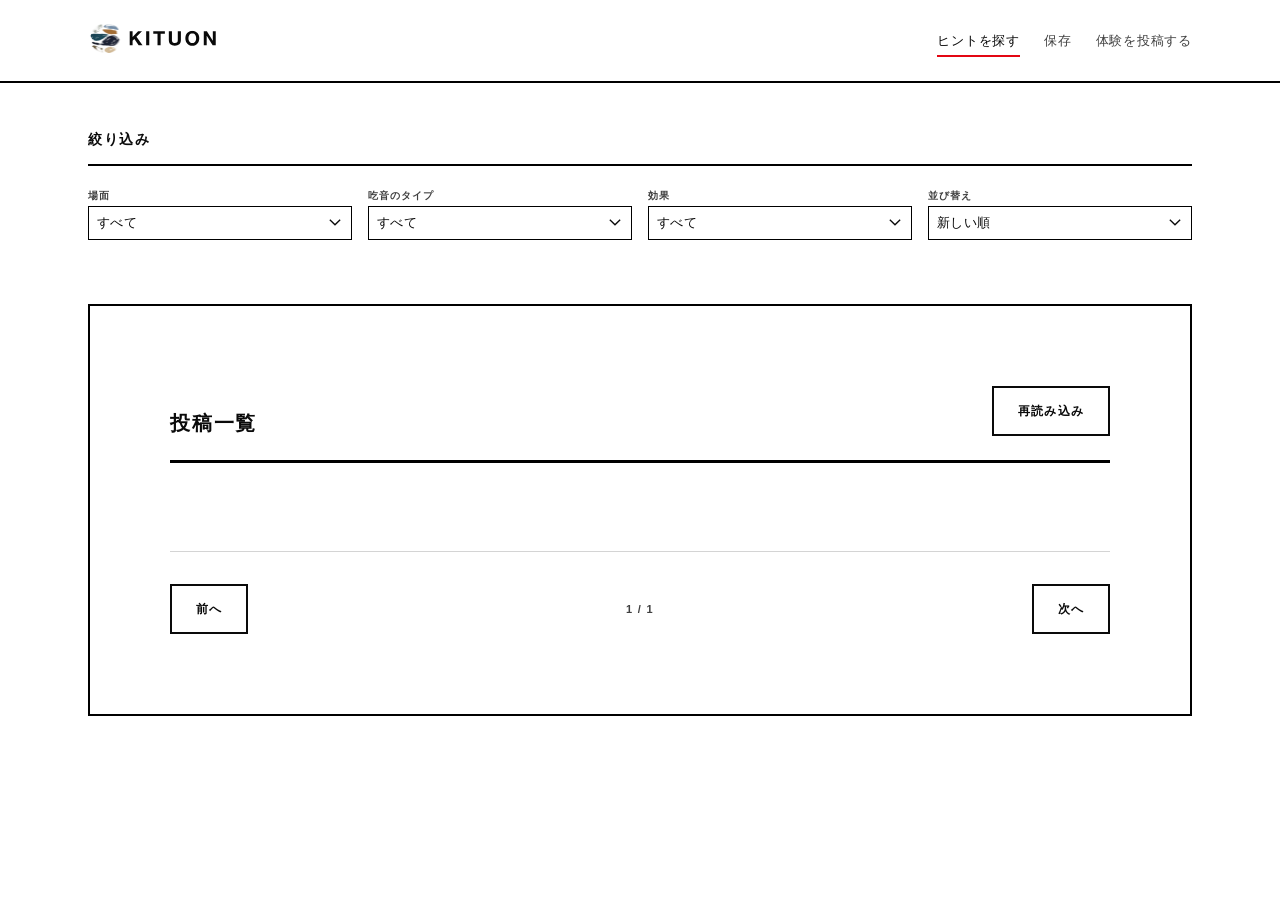
<file: index.html>
<!doctype html>
<html lang="ja">
  <head>
    <meta charset="UTF-8" />
    <meta name="viewport" content="width=device-width, initial-scale=1.0" />
    <meta
      name="google-site-verification"
      content="SnHosxSD9A353iPP-V6j84MQLi_pBpFR--piAEBz0Ek"
    />
    <title>Kituon | 吃音当事者のヒント共有サイト</title>
    <meta name="description" content="吃音（どもり）当事者が「試して効いた方法」を共有するサイト。場面・吃音タイプ・効果で絞り込んで、自分に合ったヒントを探せます。" />
    <meta name="robots" content="index, follow, max-image-preview:large" />
    <meta name="googlebot" content="max-snippet:-1, max-image-preview:large, max-video-preview:-1" />
    <link rel="canonical" href="https://kituon.vercel.app/" />

    <!-- OGP -->
    <meta property="og:type" content="website" />
    <meta property="og:url" content="https://kituon.vercel.app/" />
    <meta property="og:title" content="Kituon | 吃音当事者のヒント共有サイト" />
    <meta property="og:description" content="吃音（どもり）当事者が「試して効いた方法」を共有するサイト。場面・吃音タイプ・効果で絞り込んで、自分に合ったヒントを探せます。" />
    <meta property="og:locale" content="ja_JP" />
    <meta property="og:site_name" content="Kituon" />
    <meta property="og:image" content="https://kituon.vercel.app/ogp.jpg" />
    <meta property="og:image:secure_url" content="https://kituon.vercel.app/ogp.jpg" />
    <meta property="og:image:type" content="image/jpeg" />
    <meta property="og:image:width" content="1200" />
    <meta property="og:image:height" content="630" />
    <meta property="og:image:alt" content="Kituon のOGP画像" />

    <!-- Twitter Card -->
    <meta name="twitter:card" content="summary_large_image" />
    <meta name="twitter:title" content="Kituon | 吃音当事者のヒント共有サイト" />
    <meta name="twitter:description" content="吃音（どもり）当事者が「試して効いた方法」を共有するサイト。場面・吃音タイプ・効果で絞り込んで、自分に合ったヒントを探せます。" />
    <meta name="twitter:image" content="https://kituon.vercel.app/ogp.jpg" />

    <!-- Favicon -->
    <link rel="icon" type="image/svg+xml" href="/favicon.svg" />
    <link rel="apple-touch-icon" href="/apple-touch-icon.png" />

    <!-- Preconnect -->
    <link rel="preconnect" href="https://flmdxstvbfqxidxuczts.supabase.co" />
    <link rel="preconnect" href="https://www.googletagmanager.com" />

    <!-- 構造化データ -->
    <script type="application/ld+json">
    {
      "@context": "https://schema.org",
      "@type": "WebSite",
      "name": "Kituon",
      "url": "https://kituon.vercel.app/",
      "description": "吃音（どもり）当事者が「試して効いた方法」を共有するサイト",
      "inLanguage": "ja",
      "potentialAction": {
        "@type": "SearchAction",
        "target": "https://kituon.vercel.app/"
      }
    }
    </script>

    <link rel="stylesheet" href="./styles.css" />
  </head>
  <body>
    <header class="site-header">
      <div class="container header-inner">
        <h1 class="logo">
          <a class="logo-link" href="./index.html" aria-label="Kituon トップページへ">
            <img class="logo-image" src="./logo.svg" alt="Kituon" />
          </a>
        </h1>
        <nav class="nav">
          <a class="nav-link active" href="./index.html">ヒントを探す</a>
          <a class="nav-link" href="./saved.html">保存</a>
          <a class="nav-link" href="./submit.html">体験を投稿する</a>
        </nav>
      </div>
    </header>

    <main class="container page page--home">
      <section class="card card--filters">
        <h3>絞り込み</h3>
        <div class="filters">
          <label class="field">
            <span>場面</span>
            <select id="filterSituation">
              <option value="">すべて</option>
            </select>
          </label>
          <label class="field">
            <span>吃音のタイプ</span>
            <select id="filterType">
              <option value="">すべて</option>
            </select>
          </label>
          <label class="field">
            <span>効果</span>
            <select id="filterEffect">
              <option value="">すべて</option>
            </select>
          </label>
          <label class="field">
            <span>並び替え</span>
            <select id="sortOrder">
              <option value="newest">新しい順</option>
              <option value="oldest">古い順</option>
              <option value="effect_desc">効果が高い順</option>
            </select>
          </label>
        </div>
      </section>

      <section class="card card--main" id="tips">
        <div class="list-header">
          <h3>投稿一覧</h3>
          <button id="reloadButton" class="button button-secondary" type="button">
            再読み込み
          </button>
        </div>
        <p id="statusMessage" class="status-message" aria-live="polite"></p>
        <div id="tipsList" class="tips-list"></div>
        <div class="pagination">
          <button id="prevPageButton" class="button button-secondary" type="button">
            前へ
          </button>
          <span id="pageInfo" class="page-info">1 / 1</span>
          <button id="nextPageButton" class="button button-secondary" type="button">
            次へ
          </button>
        </div>
      </section>
    </main>

    <script src="./js/config.js"></script>
    <script src="./js/analytics.js"></script>
    <script type="module" src="./js/list.js"></script>
  </body>
</html>
</file>
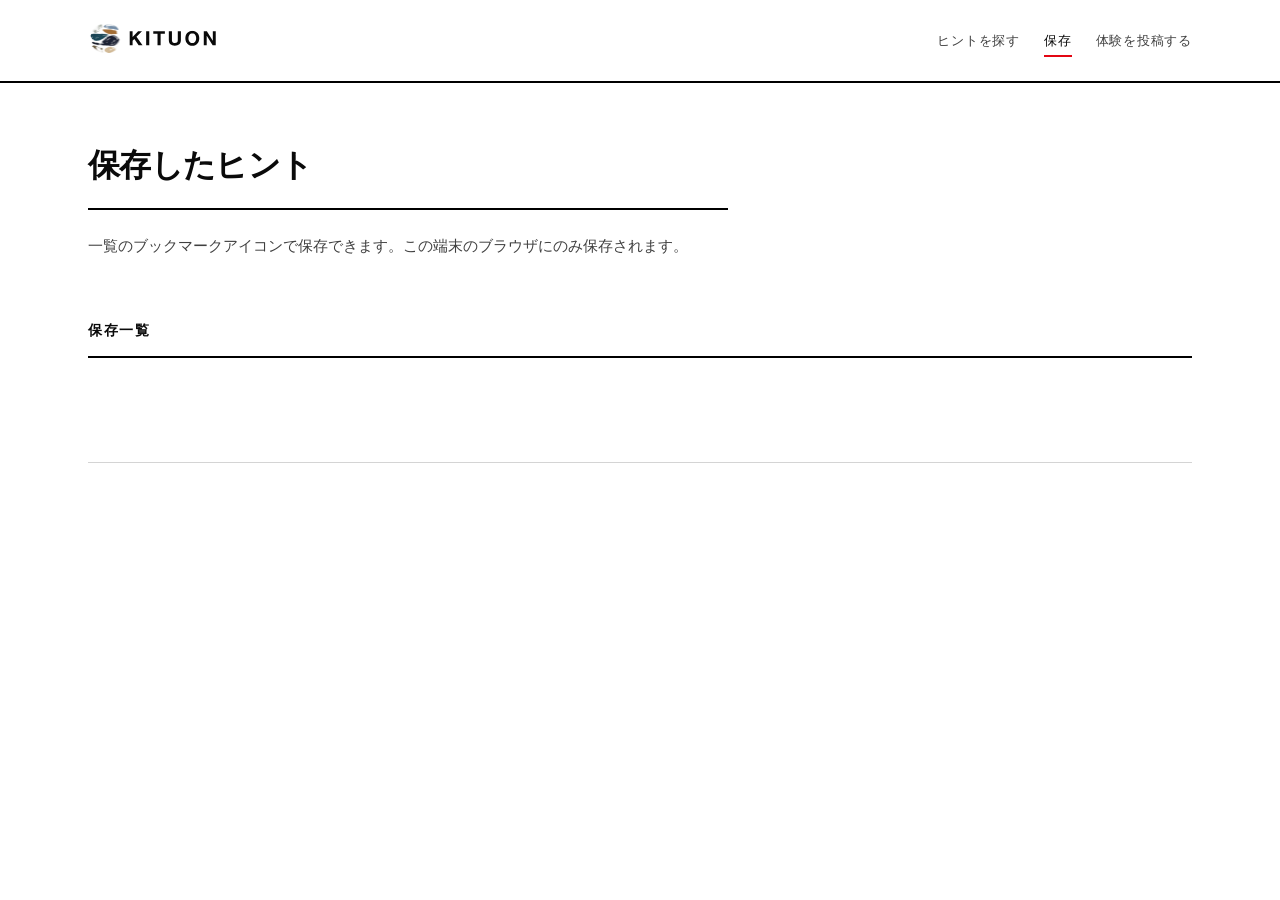
<file: saved.html>
<!doctype html>
<html lang="ja">
  <head>
    <meta charset="UTF-8" />
    <meta name="viewport" content="width=device-width, initial-scale=1.0" />
    <title>Kituon | 保存したヒント</title>
    <meta name="description" content="ブックマークして保存した吃音ヒントの一覧。この端末のブラウザにのみ保存されます。" />
    <meta name="robots" content="noindex, nofollow" />

    <!-- OGP -->
    <meta property="og:type" content="website" />
    <meta property="og:title" content="Kituon | 保存したヒント" />
    <meta property="og:description" content="ブックマークして保存した吃音ヒントの一覧。" />
    <meta property="og:locale" content="ja_JP" />
    <meta property="og:site_name" content="Kituon" />
    <meta property="og:image" content="https://kituon.vercel.app/ogp.jpg" />
    <meta property="og:image:secure_url" content="https://kituon.vercel.app/ogp.jpg" />
    <meta property="og:image:type" content="image/jpeg" />
    <meta property="og:image:width" content="1200" />
    <meta property="og:image:height" content="630" />
    <meta property="og:image:alt" content="Kituon のOGP画像" />
    <meta name="twitter:card" content="summary_large_image" />
    <meta name="twitter:image" content="https://kituon.vercel.app/ogp.jpg" />

    <!-- Favicon -->
    <link rel="icon" type="image/svg+xml" href="/favicon.svg" />
    <link rel="apple-touch-icon" href="/apple-touch-icon.png" />

    <!-- Preconnect -->
    <link rel="preconnect" href="https://flmdxstvbfqxidxuczts.supabase.co" />
    <link rel="preconnect" href="https://www.googletagmanager.com" />

    <link rel="stylesheet" href="./styles.css" />
  </head>
  <body>
    <header class="site-header">
      <div class="container header-inner">
        <h1 class="logo">
          <a class="logo-link" href="./index.html" aria-label="Kituon トップページへ">
            <img class="logo-image" src="./logo.svg" alt="Kituon" />
          </a>
        </h1>
        <nav class="nav">
          <a class="nav-link" href="./index.html">ヒントを探す</a>
          <a class="nav-link active" href="./saved.html">保存</a>
          <a class="nav-link" href="./submit.html">体験を投稿する</a>
        </nav>
      </div>
    </header>

    <main class="container page">
      <section class="intro card">
        <h2>保存したヒント</h2>
        <p>
          一覧のブックマークアイコンで保存できます。この端末のブラウザにのみ保存されます。
        </p>
      </section>

      <section class="card">
        <h3>保存一覧</h3>
        <p id="savedStatus" class="status-message" aria-live="polite"></p>
        <div id="savedList" class="tips-list"></div>
      </section>
    </main>

    <script src="./js/config.js"></script>
    <script src="./js/analytics.js"></script>
    <script type="module" src="./js/saved.js"></script>
  </body>
</html>
</file>
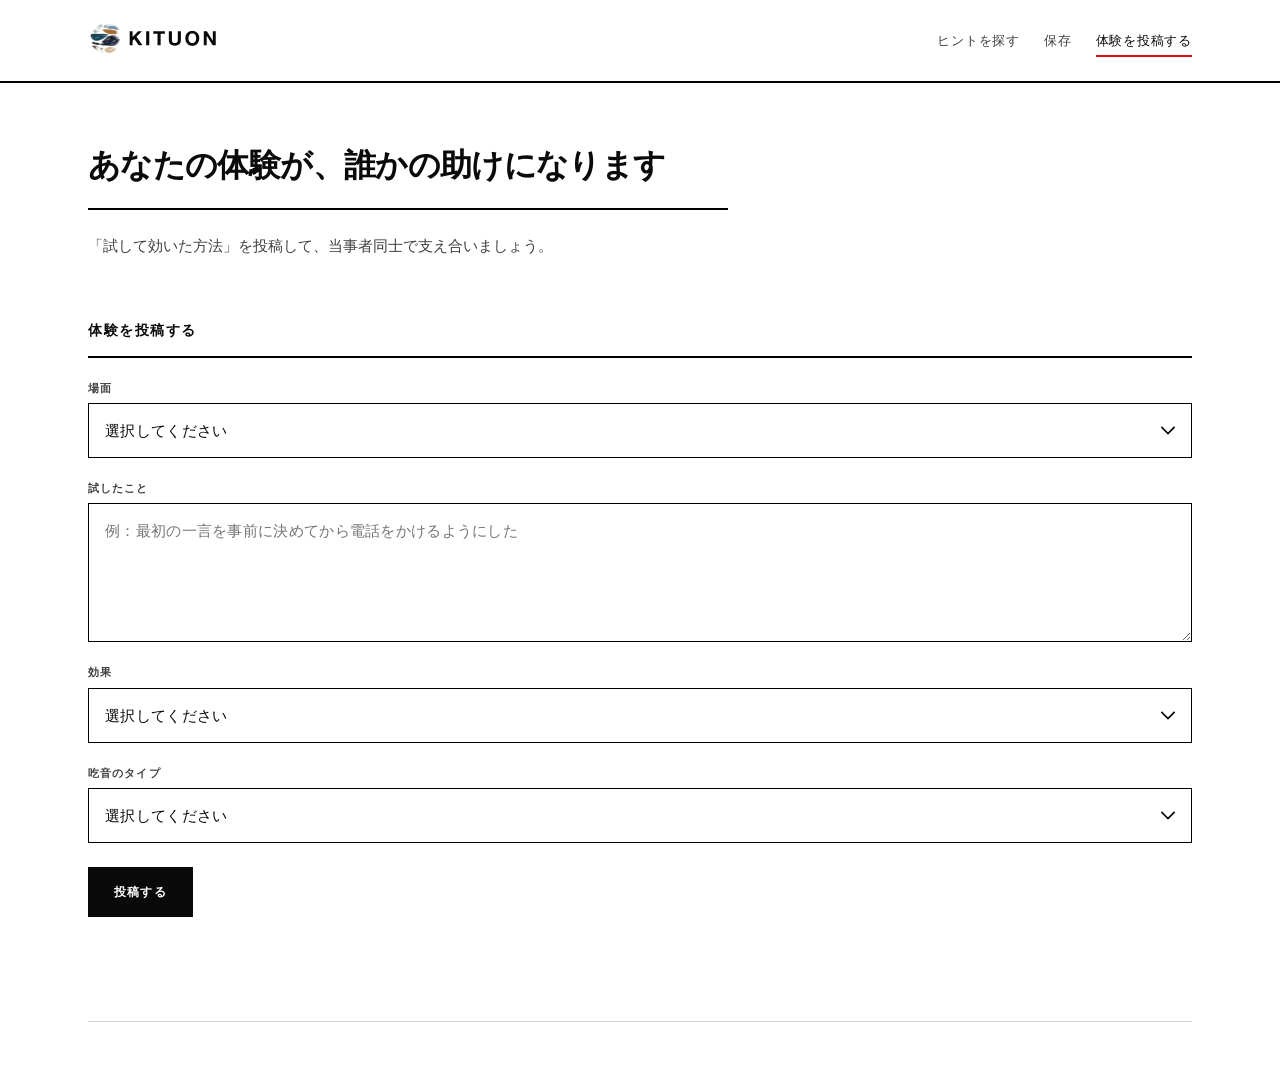
<file: submit.html>
<!doctype html>
<html lang="ja">
  <head>
    <meta charset="UTF-8" />
    <meta name="viewport" content="width=device-width, initial-scale=1.0" />
    <title>Kituon | 体験を投稿する</title>
    <meta name="description" content="あなたの吃音改善体験を投稿してください。「試して効いた方法」を共有することで、同じ悩みを持つ当事者の助けになります。" />
    <meta name="robots" content="index, follow, max-image-preview:large" />
    <meta name="googlebot" content="max-snippet:-1, max-image-preview:large, max-video-preview:-1" />
    <link rel="canonical" href="https://kituon.vercel.app/submit.html" />

    <!-- OGP -->
    <meta property="og:type" content="website" />
    <meta property="og:url" content="https://kituon.vercel.app/submit.html" />
    <meta property="og:title" content="Kituon | 体験を投稿する" />
    <meta property="og:description" content="あなたの吃音改善体験を投稿してください。「試して効いた方法」を共有することで、同じ悩みを持つ当事者の助けになります。" />
    <meta property="og:locale" content="ja_JP" />
    <meta property="og:site_name" content="Kituon" />
    <meta property="og:image" content="https://kituon.vercel.app/ogp.jpg" />
    <meta property="og:image:secure_url" content="https://kituon.vercel.app/ogp.jpg" />
    <meta property="og:image:type" content="image/jpeg" />
    <meta property="og:image:width" content="1200" />
    <meta property="og:image:height" content="630" />
    <meta property="og:image:alt" content="Kituon のOGP画像" />

    <!-- Twitter Card -->
    <meta name="twitter:card" content="summary_large_image" />
    <meta name="twitter:title" content="Kituon | 体験を投稿する" />
    <meta name="twitter:description" content="あなたの吃音改善体験を投稿してください。「試して効いた方法」を共有することで、同じ悩みを持つ当事者の助けになります。" />
    <meta name="twitter:image" content="https://kituon.vercel.app/ogp.jpg" />

    <!-- Favicon -->
    <link rel="icon" type="image/svg+xml" href="/favicon.svg" />
    <link rel="apple-touch-icon" href="/apple-touch-icon.png" />

    <!-- Preconnect -->
    <link rel="preconnect" href="https://flmdxstvbfqxidxuczts.supabase.co" />
    <link rel="preconnect" href="https://www.googletagmanager.com" />

    <link rel="stylesheet" href="./styles.css" />
  </head>
  <body>
    <header class="site-header">
      <div class="container header-inner">
        <h1 class="logo">
          <a class="logo-link" href="./index.html" aria-label="Kituon トップページへ">
            <img class="logo-image" src="./logo.svg" alt="Kituon" />
          </a>
        </h1>
        <nav class="nav">
          <a class="nav-link" href="./index.html">ヒントを探す</a>
          <a class="nav-link" href="./saved.html">保存</a>
          <a class="nav-link active" href="./submit.html">体験を投稿する</a>
        </nav>
      </div>
    </header>

    <main class="container page">
      <section class="intro card">
        <h2>あなたの体験が、誰かの助けになります</h2>
        <p>「試して効いた方法」を投稿して、当事者同士で支え合いましょう。</p>
      </section>

      <section class="card">
        <h3>体験を投稿する</h3>
        <form id="tipForm" class="form">
          <label class="field">
            <span>場面</span>
            <select id="situation" name="situation" required>
              <option value="">選択してください</option>
            </select>
          </label>

          <label class="field">
            <span>試したこと</span>
            <textarea
              id="triedText"
              name="triedText"
              rows="5"
              maxlength="600"
              placeholder="例：最初の一言を事前に決めてから電話をかけるようにした"
              required
            ></textarea>
          </label>

          <label class="field">
            <span>効果</span>
            <select id="effect" name="effect" required>
              <option value="">選択してください</option>
            </select>
          </label>

          <label class="field">
            <span>吃音のタイプ</span>
            <select id="stutterType" name="stutterType" required>
              <option value="">選択してください</option>
            </select>
          </label>

          <button id="submitButton" class="button" type="submit">投稿する</button>
          <p id="submitMessage" class="status-message" aria-live="polite"></p>
        </form>
      </section>
    </main>

    <script src="./js/config.js"></script>
    <script src="./js/analytics.js"></script>
    <script type="module" src="./js/submit.js"></script>
  </body>
</html>
</file>
<file: styles.css>
/* Swiss / International Typographic Style — white field, grid, typographic hierarchy */

:root {
  --white: #ffffff;
  --black: #0a0a0a;
  --gray-600: #404040;
  --gray-400: #737373;
  --line: #000000;
  --line-subtle: #d4d4d4;
  --accent: #e30613;
  --space-unit: 0.5rem;
  --space-1: calc(var(--space-unit) * 1);
  --space-2: calc(var(--space-unit) * 2);
  --space-3: calc(var(--space-unit) * 3);
  --space-4: calc(var(--space-unit) * 4);
  --space-6: calc(var(--space-unit) * 6);
  --max-width: 72rem;
  --font-sans: "Helvetica Neue", Helvetica, Arial, system-ui, sans-serif;
}

*,
*::before,
*::after {
  box-sizing: border-box;
}

html {
  font-size: 100%;
  -webkit-font-smoothing: antialiased;
}

body {
  margin: 0;
  font-family: var(--font-sans);
  font-size: 1rem;
  line-height: 1.5;
  letter-spacing: 0.01em;
  background: var(--white);
  color: var(--black);
}

.container {
  width: 100%;
  max-width: var(--max-width);
  margin-inline: auto;
  padding-inline: var(--space-3);
}

/* —— Header —— */
.site-header {
  position: sticky;
  top: 0;
  z-index: 10;
  background: var(--white);
  border-bottom: 2px solid var(--line);
}

.header-inner {
  display: grid;
  grid-template-columns: 1fr auto;
  align-items: end;
  gap: var(--space-3) var(--space-4);
  padding-block: var(--space-3);
}

.logo {
  margin: 0;
  font-size: clamp(1.125rem, 2.5vw, 1.375rem);
  font-weight: 700;
  letter-spacing: 0.12em;
  text-transform: uppercase;
  line-height: 1;
}

.logo-link {
  display: inline-flex;
  align-items: center;
  color: inherit;
  text-decoration: none;
}

.logo-image {
  display: block;
  width: auto;
  height: clamp(1.6rem, 4vw, 1.8rem);
}

.nav {
  display: flex;
  flex-wrap: wrap;
  align-items: flex-end;
  justify-content: flex-end;
  gap: 0 var(--space-3);
  row-gap: var(--space-1);
}

.nav-link {
  text-decoration: none;
  color: var(--gray-600);
  font-size: 0.8125rem;
  font-weight: 500;
  letter-spacing: 0.06em;
  text-transform: uppercase;
  padding-block: var(--space-1);
  border-bottom: 2px solid transparent;
  line-height: 1;
}

.nav-link:hover {
  color: var(--black);
  border-bottom-color: var(--line-subtle);
}

.nav-link.active {
  color: var(--black);
  border-bottom-color: var(--accent);
}

/* —— Page grid —— */
.page {
  padding-block: var(--space-4) var(--space-6);
  display: flex;
  flex-direction: column;
  gap: 0;
}

.page--home {
  padding-top: var(--space-2);
}

/* トップの絞り込みブロックのみコンパクト化（投稿フォームの select はそのまま） */
.card--filters {
  padding-block: var(--space-2) var(--space-3);
}

.card--filters h3 {
  margin-bottom: var(--space-2);
  padding-bottom: var(--space-2);
}

.card--filters .filters {
  gap: var(--space-2);
}

.card--filters .field {
  gap: 0.2rem;
}

.card--filters .field span {
  font-size: 0.625rem;
  letter-spacing: 0.09em;
}

.card--filters select {
  font-size: 0.8125rem;
  padding-block: 0.4rem;
  padding-inline-start: var(--space-1);
  padding-inline-end: 2.35rem;
  min-height: 2.125rem;
  line-height: 1.35;
  background-size: 12px 7px;
  background-position: right 0.65rem center;
}

/* トップページ：投稿一覧をメインコンテンツとして強調 */
.card.card--main {
  scroll-margin-top: var(--space-3);
  margin-top: var(--space-4);
  padding-block: 80px;
  padding-inline: 80px;
  border: 2px solid var(--line);
  border-bottom: 2px solid var(--line);
  background: var(--white);
}

.card.card--main .list-header {
  padding-bottom: var(--space-3);
  margin-bottom: var(--space-4);
  border-bottom-width: 3px;
}

.card.card--main .list-header h3 {
  font-size: clamp(1rem, 2.2vw, 1.25rem);
  letter-spacing: 0.09em;
}

.card.card--main .status-message {
  font-size: 0.875rem;
  margin-bottom: var(--space-4);
}

.card.card--main .tip-item {
  padding-block: var(--space-4);
}

.card.card--main .tip-text {
  font-size: 1rem;
  line-height: 1.7;
}

.card.card--main .pagination {
  margin-top: var(--space-5);
  padding-top: var(--space-4);
}

/* Sections as horizontal bands with rules */
.card {
  background: var(--white);
  border: none;
  border-bottom: 1px solid var(--line-subtle);
  border-radius: 0;
  padding: var(--space-4) 0;
  margin: 0;
}

.card:first-of-type {
  border-top: none;
  border-bottom: none;
}

.card h3 {
  margin: 0 0 var(--space-3);
  font-weight: 800;
  letter-spacing: 0.11em;
  text-transform: uppercase;
  font-size: clamp(0.8125rem, 1.1vw, 0.9375rem);
  line-height: 1.25;
  color: var(--black);
  padding-bottom: var(--space-2);
  border-bottom: 2px solid var(--line);
  max-width: 100%;
}

.intro.card h2 {
  margin: 0 0 var(--space-3);
  font-size: clamp(1.375rem, 3.2vw, 2rem);
  font-weight: 700;
  line-height: 1.15;
  letter-spacing: -0.02em;
  text-transform: none;
  color: var(--black);
  padding-bottom: var(--space-3);
  border-bottom: 2px solid var(--line);
  max-width: 20em;
}

.intro p {
  margin: 0;
  max-width: 42rem;
  font-size: 0.9375rem;
  line-height: 1.65;
  color: var(--gray-600);
  font-weight: 400;
  letter-spacing: 0;
}

/* —— Forms —— */
.filters,
.form {
  display: grid;
  gap: var(--space-3);
}

.field {
  display: grid;
  gap: var(--space-1);
}

.field span {
  font-size: 0.6875rem;
  font-weight: 600;
  letter-spacing: 0.1em;
  text-transform: uppercase;
  color: var(--gray-600);
  line-height: 1.2;
}

input,
select,
textarea,
.button {
  font: inherit;
  font-size: 0.9375rem;
  letter-spacing: 0.02em;
}

select,
textarea {
  width: 100%;
  margin: 0;
  border: 1px solid var(--line);
  border-radius: 0;
  background: var(--white);
  color: var(--black);
  line-height: 1.4;
}

/*
 * ネイティブ select の矢印は OS 依存で padding が効かないことが多い。
 * appearance: none + 背景SVGで矢印位置を制御し、右端から確実に余白を取る。
 */
select {
  -webkit-appearance: none;
  -moz-appearance: none;
  appearance: none;
  padding-block: var(--space-2);
  padding-inline-start: var(--space-2);
  padding-inline-end: 3rem;
  min-height: 2.75rem;
  cursor: pointer;
  background-color: var(--white);
  background-image: url("data:image/svg+xml,%3Csvg xmlns='http://www.w3.org/2000/svg' width='14' height='9' viewBox='0 0 14 9' fill='none'%3E%3Cpath stroke='%230a0a0a' stroke-width='1.75' stroke-linecap='square' stroke-linejoin='miter' d='M1 1.5L7 7.5 13 1.5'/%3E%3C/svg%3E");
  background-repeat: no-repeat;
  background-position: right 1rem center;
  background-size: 14px 9px;
}

select::-ms-expand {
  display: none;
}

textarea {
  padding: var(--space-2) var(--space-2);
  resize: vertical;
  min-height: 8rem;
}

select:focus,
textarea:focus {
  outline: 2px solid var(--black);
  outline-offset: 1px;
}

.button {
  width: fit-content;
  border: 2px solid var(--black);
  border-radius: 0;
  padding: var(--space-2) var(--space-3);
  color: var(--white);
  background: var(--black);
  cursor: pointer;
  font-size: 0.75rem;
  font-weight: 600;
  letter-spacing: 0.1em;
  text-transform: uppercase;
  line-height: 1.2;
}

.button:hover:not(:disabled) {
  background: var(--white);
  color: var(--black);
}

.button:disabled {
  opacity: 0.45;
  cursor: not-allowed;
}

.button-secondary {
  background: var(--white);
  color: var(--black);
}

.button-secondary:hover:not(:disabled) {
  background: var(--black);
  color: var(--white);
}

/* —— List —— */
.list-header {
  display: grid;
  grid-template-columns: 1fr auto;
  align-items: end;
  gap: var(--space-2) var(--space-3);
  padding-bottom: var(--space-2);
  margin-bottom: var(--space-3);
  border-bottom: 2px solid var(--line);
}

.list-header h3 {
  margin: 0;
  padding-bottom: 0;
  border-bottom: none;
  font-size: clamp(0.8125rem, 1.1vw, 0.9375rem);
  font-weight: 800;
  letter-spacing: 0.11em;
}

.status-message {
  min-height: 1.5rem;
  margin: 0 0 var(--space-3);
  font-size: 0.8125rem;
  color: var(--gray-600);
  letter-spacing: 0.02em;
}

.tips-list {
  display: flex;
  flex-direction: column;
  gap: 0;
}

.tip-item {
  border: none;
  border-bottom: 1px solid var(--line-subtle);
  border-radius: 0;
  padding: var(--space-3) 0;
  background: var(--white);
}

.tip-item:first-child {
  border-top: 1px solid var(--line-subtle);
}

.tip-item-top {
  display: flex;
  align-items: flex-start;
  justify-content: space-between;
  gap: var(--space-2);
  margin-bottom: var(--space-2);
}

.tip-item-top .tip-meta {
  margin-bottom: 0;
  flex: 1;
  min-width: 0;
}

.tip-bookmark {
  flex-shrink: 0;
  display: inline-flex;
  align-items: center;
  justify-content: center;
  width: 3rem;
  height: 3rem;
  padding: 0;
  border: none;
  border-radius: 0;
  background: transparent;
  color: var(--gray-600);
  cursor: pointer;
  transition: color 0.12s ease;
}

.tip-bookmark:hover {
  color: var(--black);
}

.tip-bookmark--saved {
  color: #1d9bf0;
}

.tip-bookmark--saved:hover {
  color: #1a8cd8;
}

.tip-bookmark-icon {
  display: block;
  width: 1.45rem;
  height: 1.45rem;
  flex-shrink: 0;
  overflow: visible;
  pointer-events: none;
}

.tip-meta {
  display: flex;
  flex-wrap: wrap;
  align-items: flex-start;
  gap: var(--space-1) var(--space-2);
  margin-bottom: 0;
}

.tag {
  border-radius: 0;
  font-size: 0.625rem;
  font-weight: 600;
  letter-spacing: 0.08em;
  text-transform: uppercase;
  padding: var(--space-1) var(--space-2);
  background: var(--white);
  color: var(--black);
  border: 1px solid var(--line);
  line-height: 1.2;
}

.tip-text {
  margin: 0;
  max-width: 48rem;
  white-space: pre-wrap;
  font-size: 0.9375rem;
  line-height: 1.65;
  color: var(--black);
  letter-spacing: 0.01em;
}

.tip-report-button {
  margin-top: var(--space-2);
  padding: 0;
  border: none;
  background: none;
  font: inherit;
  font-size: 0.6875rem;
  font-weight: 500;
  letter-spacing: 0.06em;
  text-transform: uppercase;
  color: var(--gray-400);
  text-decoration: none;
  border-bottom: 1px solid var(--line-subtle);
  cursor: pointer;
  width: fit-content;
  line-height: 1.4;
}

.tip-report-button:hover:not(:disabled) {
  color: var(--black);
  border-bottom-color: var(--black);
}

.tip-report-button:disabled {
  cursor: default;
  border-bottom-color: transparent;
  opacity: 0.5;
}

/* —— Pagination —— */
.pagination {
  margin-top: var(--space-4);
  padding-top: var(--space-3);
  border-top: 1px solid var(--line-subtle);
  display: grid;
  grid-template-columns: 1fr auto 1fr;
  align-items: center;
  gap: var(--space-2);
}

.pagination .button-secondary:first-of-type {
  justify-self: start;
}

.pagination .button-secondary:last-of-type {
  justify-self: end;
}

.page-info {
  font-size: 0.6875rem;
  font-weight: 600;
  letter-spacing: 0.12em;
  text-transform: uppercase;
  text-align: center;
  color: var(--gray-600);
  line-height: 1;
}

@media (min-width: 48rem) {
  .filters {
    grid-template-columns: repeat(4, 1fr);
    align-items: end;
  }

  .filters .field:last-child {
    grid-column: 1 / -1;
  }
}

@media (min-width: 64rem) {
  .filters .field:last-child {
    grid-column: auto;
  }
}

@media (max-width: 32rem) {
  .header-inner {
    grid-template-columns: 1fr;
    align-items: start;
  }

  .nav {
    justify-content: flex-start;
  }

  .list-header {
    grid-template-columns: 1fr;
    align-items: start;
  }

  .pagination {
    grid-template-columns: 1fr;
    justify-items: stretch;
  }

  .pagination .button-secondary:first-of-type,
  .pagination .button-secondary:last-of-type {
    justify-self: stretch;
    width: 100%;
    text-align: center;
  }

  .page-info {
    order: -1;
  }
}
</file>
